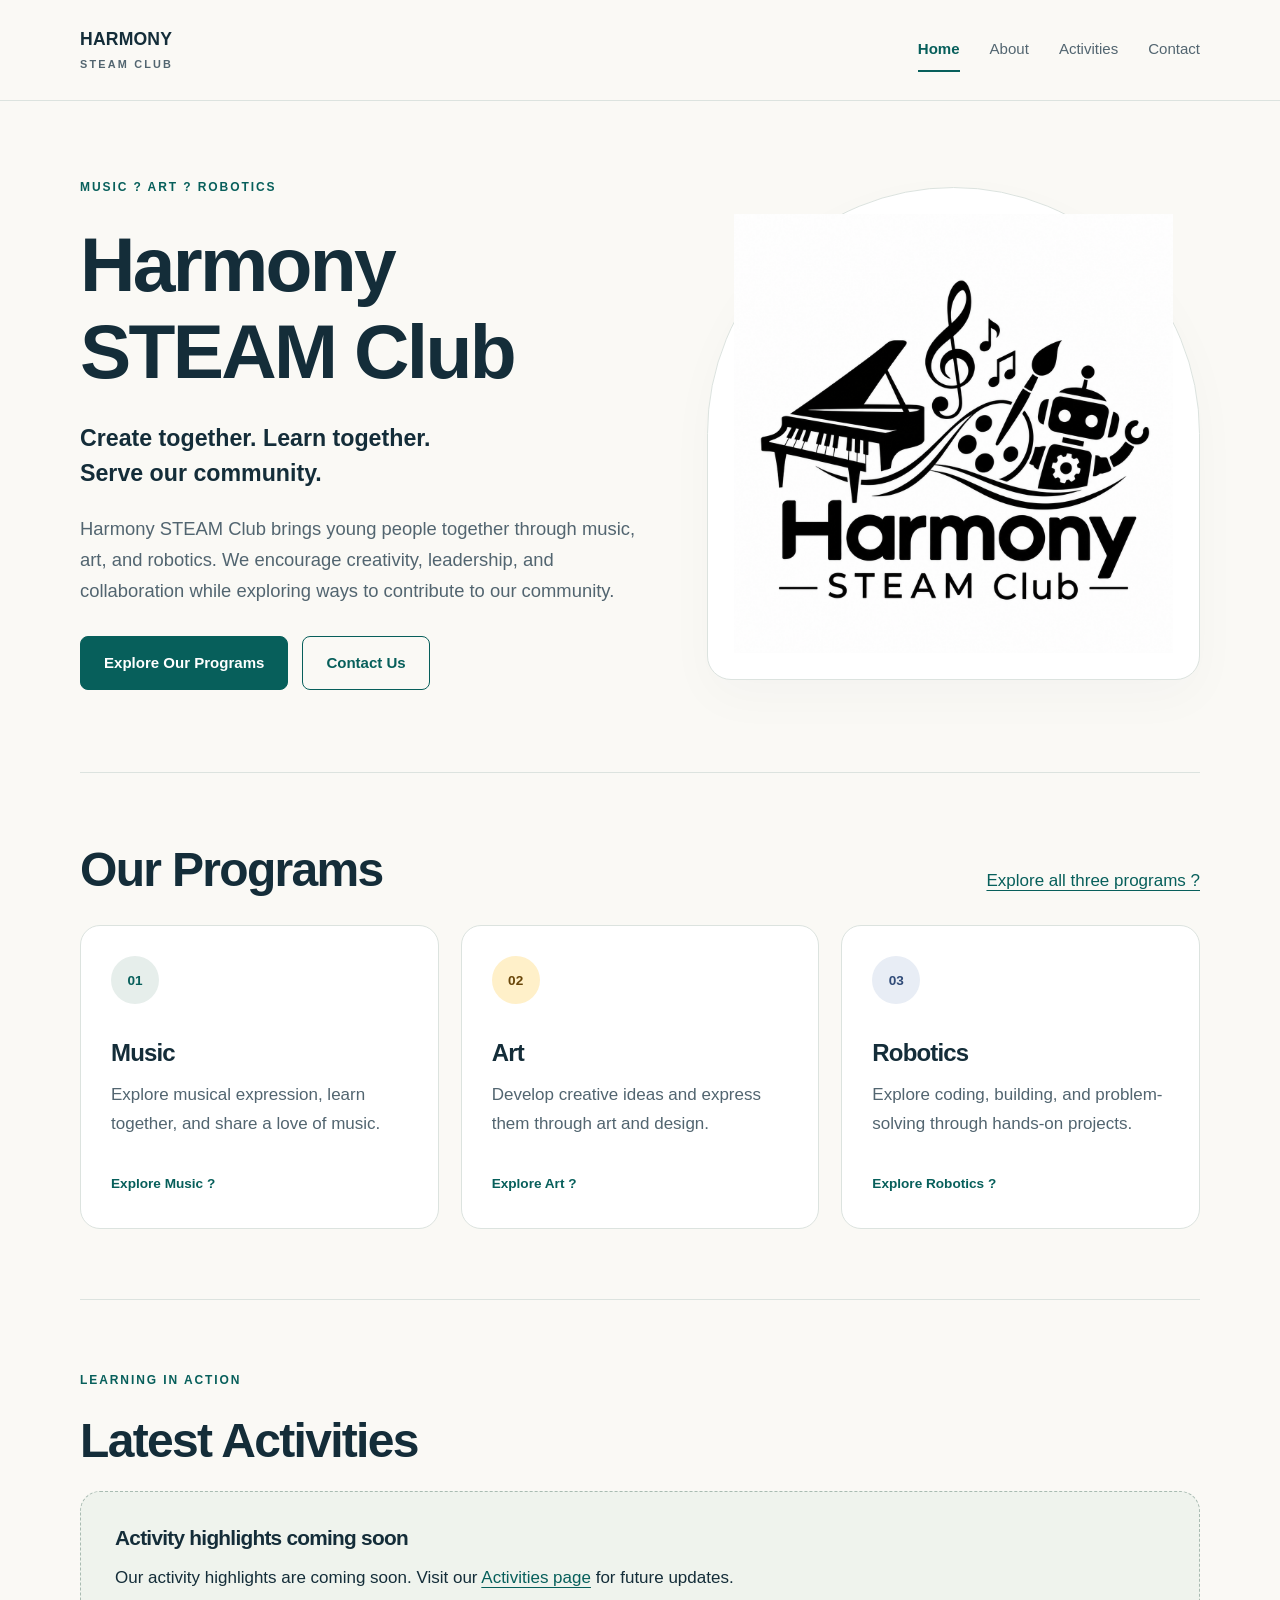
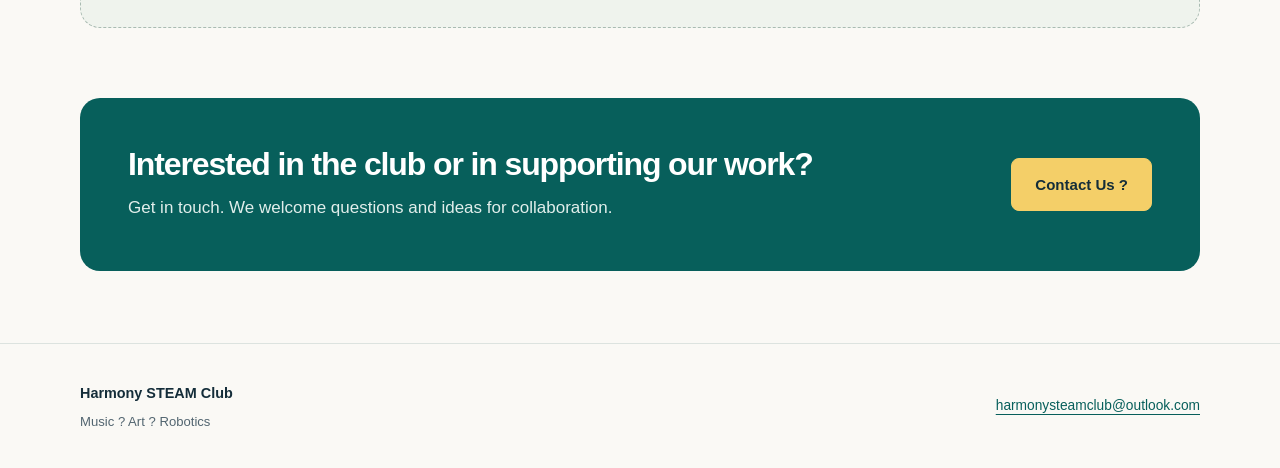
<file: docs/index.html>
<!doctype html>
<html lang="en">
<head><meta charset="utf-8"><meta name="viewport" content="width=device-width, initial-scale=1"><title>Harmony STEAM Club</title><meta name="description" content="Music, art, and robotics. A youth club encouraging creativity, leadership, collaboration, and community service."><meta name="theme-color" content="#075f5b"><meta property="og:title" content="Harmony STEAM Club"><meta property="og:description" content="Music, art, and robotics. A youth club encouraging creativity, leadership, collaboration, and community service."><meta property="og:type" content="website"><link rel="icon" type="image/png" href="assets/harmony-logo.png"><link rel="stylesheet" href="assets/styles.css"></head>
<body><a class="skip" href="#main">Skip to content</a>
<header class="site-header">
<div class="container header-inner"><a class="brand" href="index.html">HARMONY<small>STEAM CLUB</small></a>
<nav aria-label="Main navigation"><a href="index.html" aria-current="page">Home</a><a href="about/index.html">About</a><a href="activities/index.html">Activities</a><a href="contact/index.html">Contact</a></nav></div></header>
<main id="main">
<div class="container">
<section class="hero" aria-labelledby="welcome">
<div>
<p class="eyebrow">Music ? Art ? Robotics</p>
<h1 id="welcome">Harmony<br>STEAM Club</h1>
<p class="tagline">Create together. Learn together.<br>Serve our community.</p>
<p class="lede">Harmony STEAM Club brings young people together through music, art, and robotics. We encourage creativity, leadership, and collaboration while exploring ways to contribute to our community.</p>
<div class="actions"><a class="button" href="activities/index.html">Explore Our Programs</a><a class="button secondary" href="contact/index.html">Contact Us</a></div></div>
<div class="logo-panel"><img src="assets/harmony-logo.png" width="1254" height="1254" alt="Harmony STEAM Club logo featuring music, art, and robotics"></div></section>
<section class="section" aria-labelledby="programs">
<div class="section-heading">
<h2 id="programs">Our Programs</h2><a href="activities/index.html">Explore all three programs ?</a></div>
<div class="cards"><a class="program-card" href="activities/index.html#music"><span class="number" aria-hidden="true">01</span>
<h3>Music</h3>
<p>Explore musical expression, learn together, and share a love of music.</p><span class="card-link">Explore Music <span aria-hidden="true">?</span></span></a><a class="program-card" href="activities/index.html#art"><span class="number" aria-hidden="true">02</span>
<h3>Art</h3>
<p>Develop creative ideas and express them through art and design.</p><span class="card-link">Explore Art <span aria-hidden="true">?</span></span></a><a class="program-card" href="activities/index.html#robotics"><span class="number" aria-hidden="true">03</span>
<h3>Robotics</h3>
<p>Explore coding, building, and problem-solving through hands-on projects.</p><span class="card-link">Explore Robotics <span aria-hidden="true">?</span></span></a></div></section>
<section class="section" aria-labelledby="latest">
<p class="eyebrow">Learning in action</p>
<h2 id="latest">Latest Activities</h2>
<div class="notice">
<h3>Activity highlights coming soon</h3>
<p>Our activity highlights are coming soon. Visit our <a href="activities/index.html">Activities page</a> for future updates.</p></div></section></div>
<section class="container">
<div class="cta">
<div>
<h2>Interested in the club or in supporting our work?</h2>
<p>Get in touch. We welcome questions and ideas for collaboration.</p></div><a class="button" href="contact/index.html">Contact Us <span aria-hidden="true">&nbsp;?</span></a></div></section></main>
<footer class="footer">
<div class="container footer-inner">
<div><strong>Harmony STEAM Club</strong>
<p>Music ? Art ? Robotics</p></div><a href="mailto:harmonysteamclub@outlook.com">harmonysteamclub@outlook.com</a></div></footer></body></html>
</file>
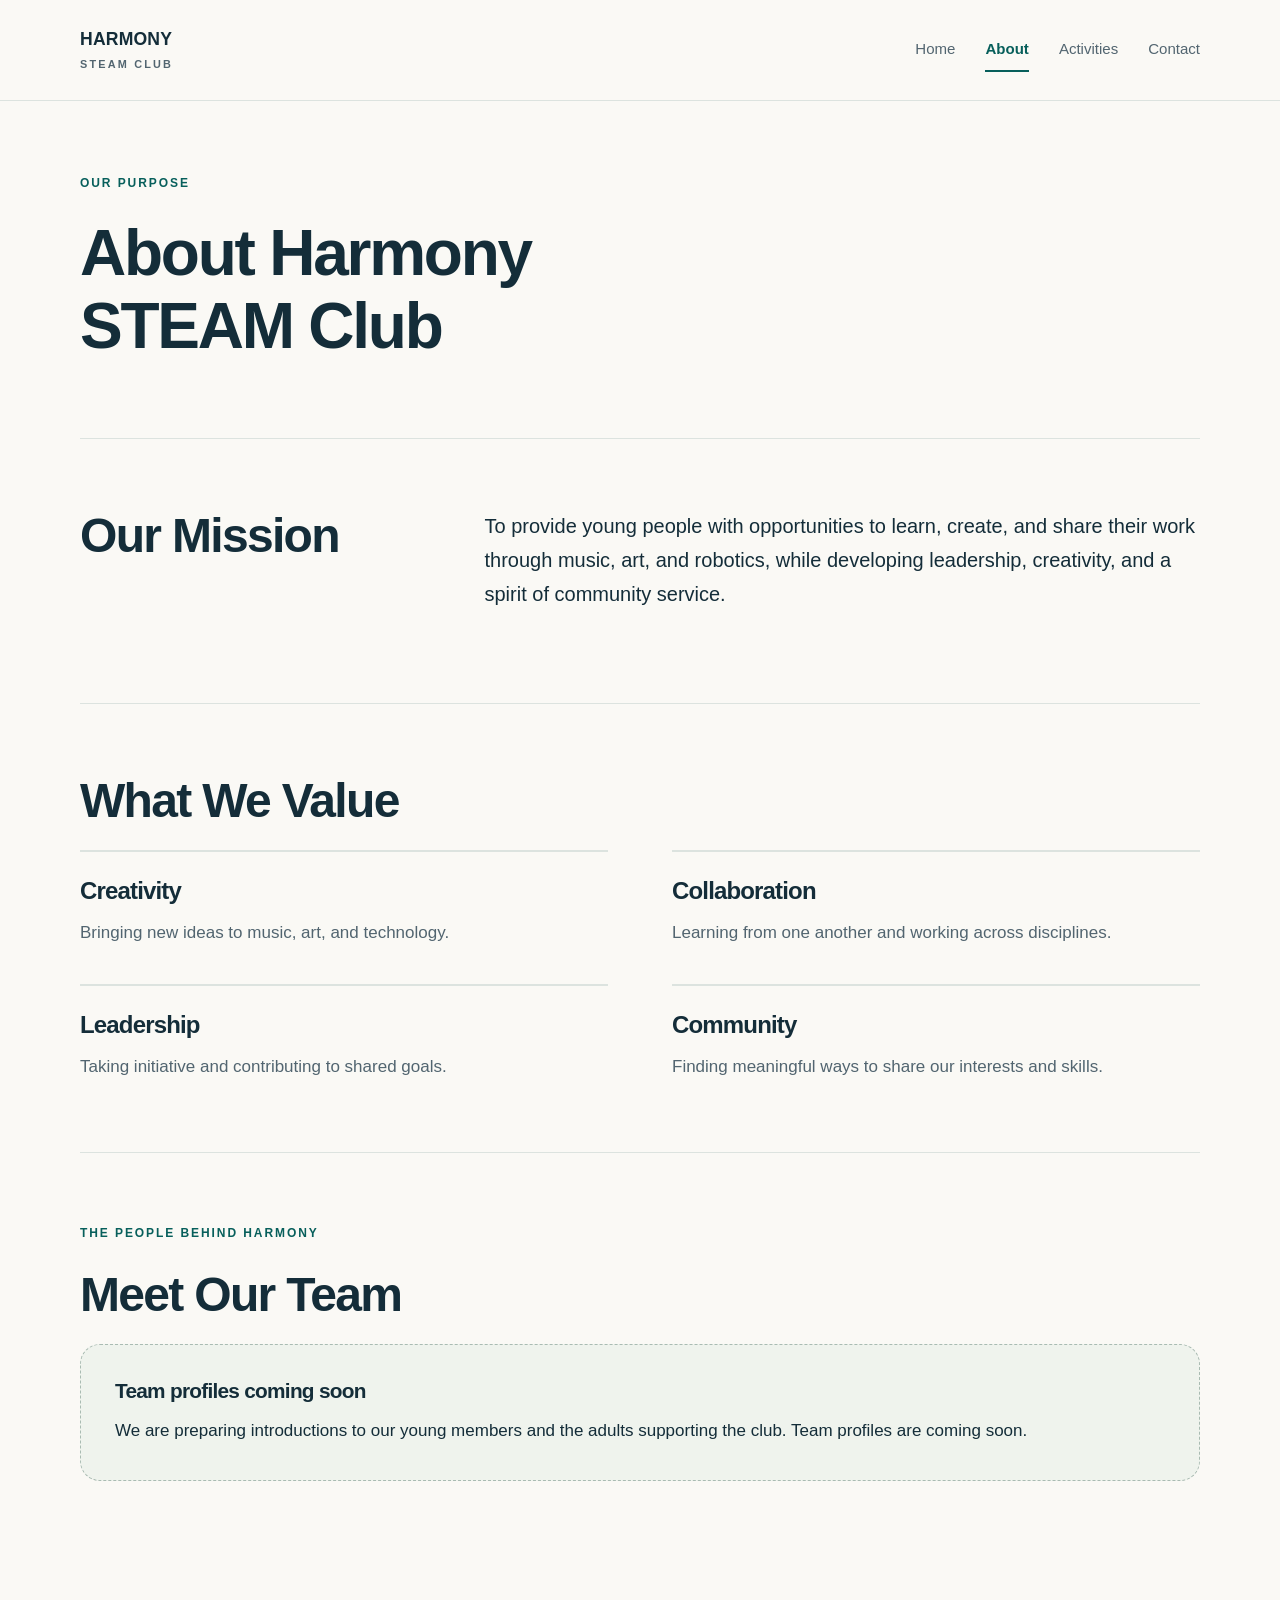
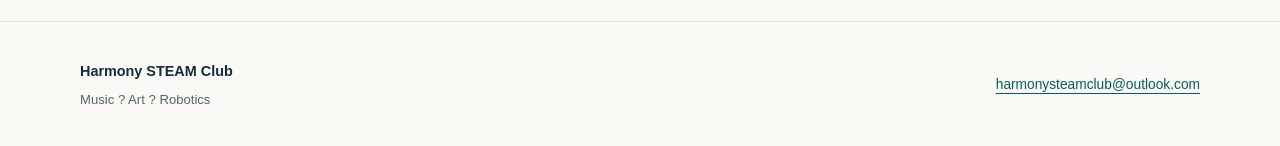
<file: docs/about/index.html>
<!doctype html>
<html lang="en">
<head><meta charset="utf-8"><meta name="viewport" content="width=device-width, initial-scale=1"><title>About Harmony STEAM Club</title><meta name="description" content="Our mission, values, and the people supporting Harmony STEAM Club."><meta name="theme-color" content="#075f5b"><meta property="og:title" content="About Harmony STEAM Club"><meta property="og:description" content="Our mission, values, and the people supporting Harmony STEAM Club."><meta property="og:type" content="website"><link rel="icon" type="image/png" href="../assets/harmony-logo.png"><link rel="stylesheet" href="../assets/styles.css"></head>
<body><a class="skip" href="#main">Skip to content</a>
<header class="site-header">
<div class="container header-inner"><a class="brand" href="../index.html">HARMONY<small>STEAM CLUB</small></a>
<nav aria-label="Main navigation"><a href="../index.html">Home</a><a href="../about/index.html" aria-current="page">About</a><a href="../activities/index.html">Activities</a><a href="../contact/index.html">Contact</a></nav></div></header>
<main id="main">
<div class="container">
<section class="page-intro">
<p class="eyebrow">Our purpose</p>
<h1>About Harmony<br>STEAM Club</h1></section>
<section class="section mission" aria-labelledby="mission">
<h2 id="mission">Our Mission</h2>
<p>To provide young people with opportunities to learn, create, and share their work through music, art, and robotics, while developing leadership, creativity, and a spirit of community service.</p></section>
<section class="section" aria-labelledby="values">
<h2 id="values">What We Value</h2>
<div class="values">
<article class="value">
<h3>Creativity</h3>
<p>Bringing new ideas to music, art, and technology.</p></article>
<article class="value">
<h3>Collaboration</h3>
<p>Learning from one another and working across disciplines.</p></article>
<article class="value">
<h3>Leadership</h3>
<p>Taking initiative and contributing to shared goals.</p></article>
<article class="value">
<h3>Community</h3>
<p>Finding meaningful ways to share our interests and skills.</p></article></div></section>
<section class="section bottom-space" aria-labelledby="team">
<p class="eyebrow">The people behind Harmony</p>
<h2 id="team">Meet Our Team</h2>
<div class="notice">
<h3>Team profiles coming soon</h3>
<p>We are preparing introductions to our young members and the adults supporting the club. Team profiles are coming soon.</p></div></section></div></main>
<footer class="footer">
<div class="container footer-inner">
<div><strong>Harmony STEAM Club</strong>
<p>Music ? Art ? Robotics</p></div><a href="mailto:harmonysteamclub@outlook.com">harmonysteamclub@outlook.com</a></div></footer></body></html>
</file>
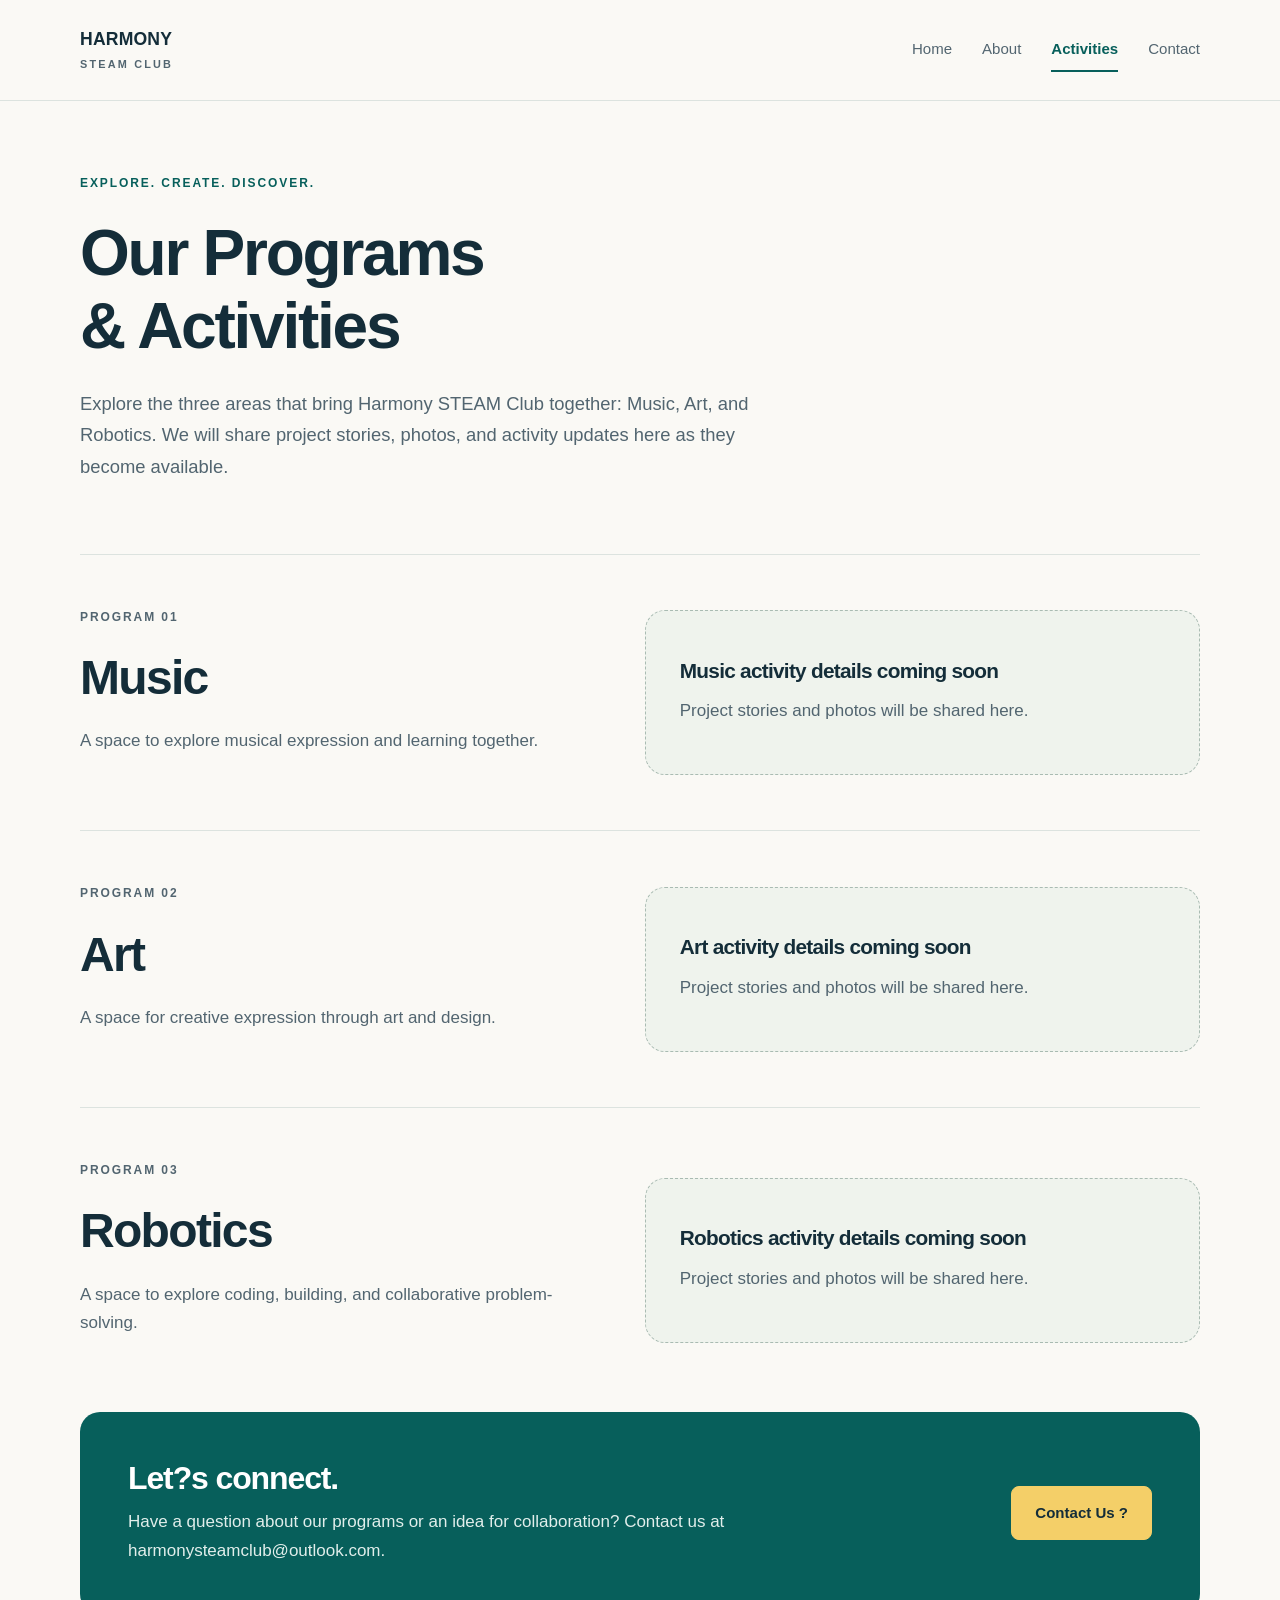
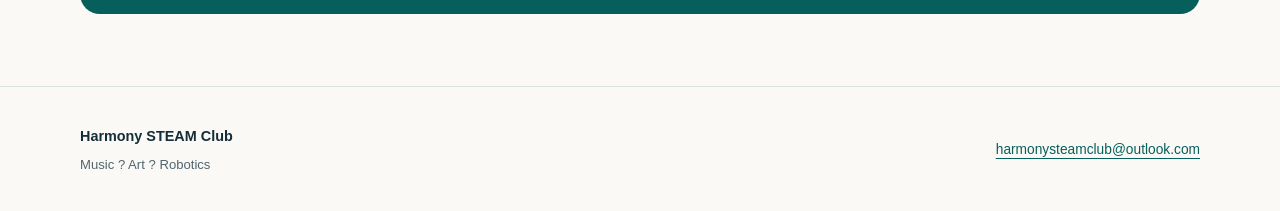
<file: docs/activities/index.html>
<!doctype html>
<html lang="en">
<head><meta charset="utf-8"><meta name="viewport" content="width=device-width, initial-scale=1"><title>Our Programs &amp; Activities | Harmony STEAM Club</title><meta name="description" content="Explore Music, Art, and Robotics at Harmony STEAM Club."><meta name="theme-color" content="#075f5b"><meta property="og:title" content="Our Programs &amp; Activities"><meta property="og:description" content="Explore Music, Art, and Robotics at Harmony STEAM Club."><meta property="og:type" content="website"><link rel="icon" type="image/png" href="../assets/harmony-logo.png"><link rel="stylesheet" href="../assets/styles.css"></head>
<body><a class="skip" href="#main">Skip to content</a>
<header class="site-header">
<div class="container header-inner"><a class="brand" href="../index.html">HARMONY<small>STEAM CLUB</small></a>
<nav aria-label="Main navigation"><a href="../index.html">Home</a><a href="../about/index.html">About</a><a href="../activities/index.html" aria-current="page">Activities</a><a href="../contact/index.html">Contact</a></nav></div></header>
<main id="main">
<div class="container">
<section class="page-intro">
<p class="eyebrow">Explore. Create. Discover.</p>
<h1>Our Programs<br>&amp; Activities</h1>
<p class="lede">Explore the three areas that bring Harmony STEAM Club together: Music, Art, and Robotics. We will share project stories, photos, and activity updates here as they become available.</p></section>
<section class="program-section" id="music" aria-labelledby="music-title">
<div>
<p class="eyebrow">Program 01</p>
<h2 id="music-title">Music</h2>
<p>A space to explore musical expression and learning together.</p></div>
<div class="notice">
<h3>Music activity details coming soon</h3>
<p>Project stories and photos will be shared here.</p></div></section>
<section class="program-section" id="art" aria-labelledby="art-title">
<div>
<p class="eyebrow">Program 02</p>
<h2 id="art-title">Art</h2>
<p>A space for creative expression through art and design.</p></div>
<div class="notice">
<h3>Art activity details coming soon</h3>
<p>Project stories and photos will be shared here.</p></div></section>
<section class="program-section" id="robotics" aria-labelledby="robotics-title">
<div>
<p class="eyebrow">Program 03</p>
<h2 id="robotics-title">Robotics</h2>
<p>A space to explore coding, building, and collaborative problem-solving.</p></div>
<div class="notice">
<h3>Robotics activity details coming soon</h3>
<p>Project stories and photos will be shared here.</p></div></section></div>
<section class="container">
<div class="cta">
<div>
<h2>Let?s connect.</h2>
<p>Have a question about our programs or an idea for collaboration? Contact us at harmonysteamclub@outlook.com.</p></div><a class="button" href="../contact/index.html">Contact Us <span aria-hidden="true">&nbsp;?</span></a></div></section></main>
<footer class="footer">
<div class="container footer-inner">
<div><strong>Harmony STEAM Club</strong>
<p>Music ? Art ? Robotics</p></div><a href="mailto:harmonysteamclub@outlook.com">harmonysteamclub@outlook.com</a></div></footer></body></html>
</file>
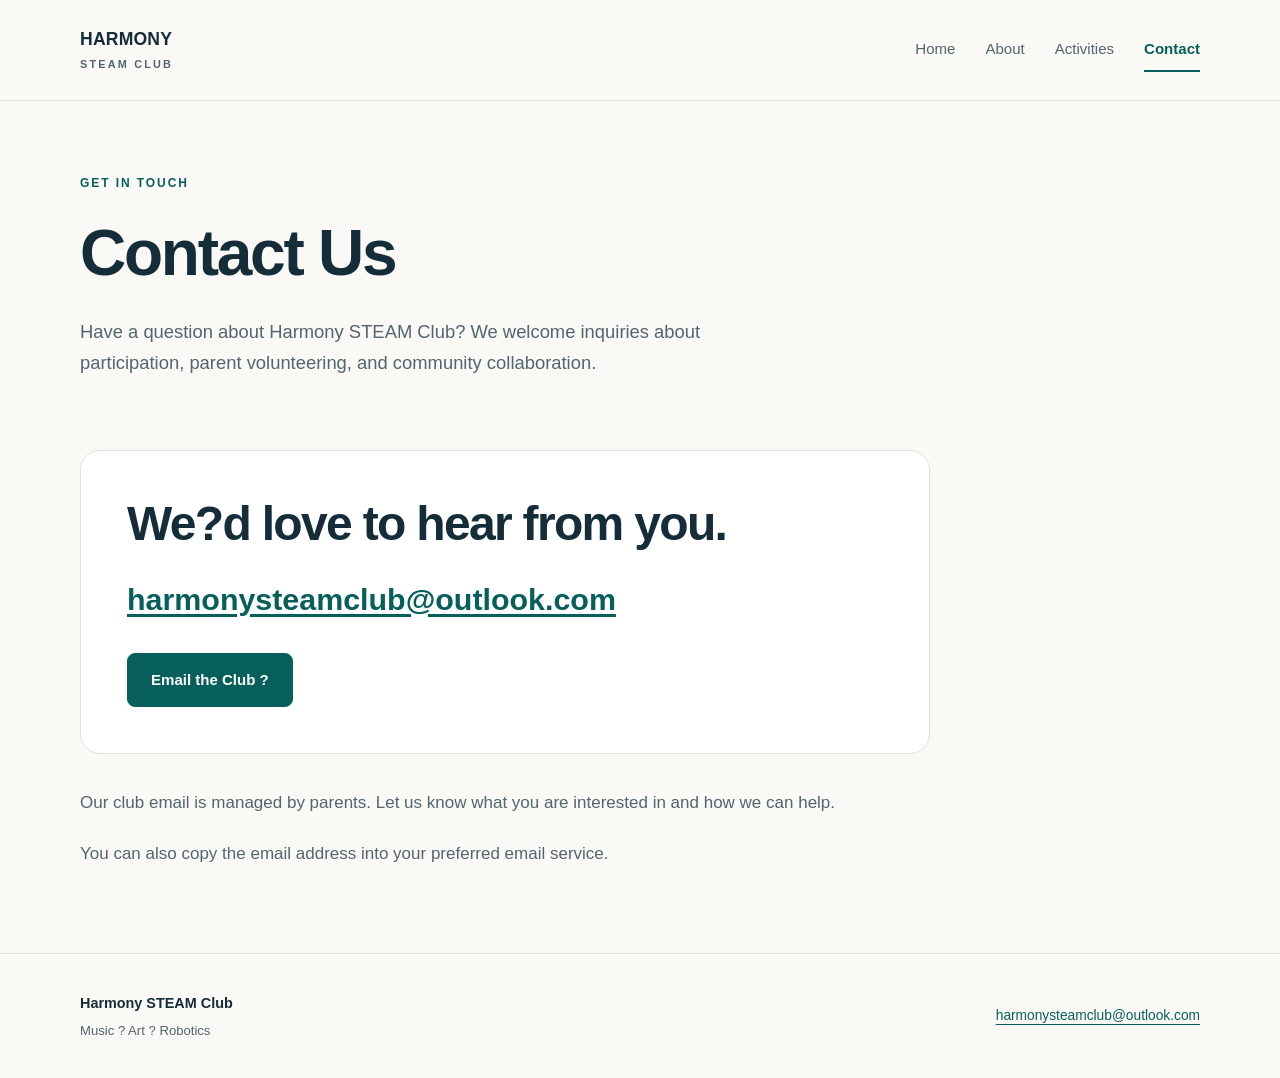
<file: docs/contact/index.html>
<!doctype html>
<html lang="en">
<head><meta charset="utf-8"><meta name="viewport" content="width=device-width, initial-scale=1"><title>Contact Us | Harmony STEAM Club</title><meta name="description" content="Contact Harmony STEAM Club for participation, parent volunteering, and community collaboration."><meta name="theme-color" content="#075f5b"><meta property="og:title" content="Contact Us"><meta property="og:description" content="Contact Harmony STEAM Club for participation, parent volunteering, and community collaboration."><meta property="og:type" content="website"><link rel="icon" type="image/png" href="../assets/harmony-logo.png"><link rel="stylesheet" href="../assets/styles.css"></head>
<body><a class="skip" href="#main">Skip to content</a>
<header class="site-header">
<div class="container header-inner"><a class="brand" href="../index.html">HARMONY<small>STEAM CLUB</small></a>
<nav aria-label="Main navigation"><a href="../index.html">Home</a><a href="../about/index.html">About</a><a href="../activities/index.html">Activities</a><a href="../contact/index.html" aria-current="page">Contact</a></nav></div></header>
<main id="main">
<div class="container">
<section class="page-intro">
<p class="eyebrow">Get in touch</p>
<h1>Contact Us</h1>
<p class="lede">Have a question about Harmony STEAM Club? We welcome inquiries about participation, parent volunteering, and community collaboration.</p></section>
<section class="contact-panel" aria-labelledby="email-title">
<h2 id="email-title">We?d love to hear from you.</h2><a class="email" href="mailto:harmonysteamclub@outlook.com">harmonysteamclub@outlook.com</a><a class="button" href="mailto:harmonysteamclub@outlook.com">Email the Club <span aria-hidden="true">&nbsp;?</span></a></section>
<div class="contact-note">
<p>Our club email is managed by parents. Let us know what you are interested in and how we can help.</p>
<p>You can also copy the email address into your preferred email service.</p></div></div></main>
<footer class="footer">
<div class="container footer-inner">
<div><strong>Harmony STEAM Club</strong>
<p>Music ? Art ? Robotics</p></div><a href="mailto:harmonysteamclub@outlook.com">harmonysteamclub@outlook.com</a></div></footer></body></html>
</file>
<file: docs/assets/styles.css>
@charset "UTF-8";
:root{--ink:#142d39;--muted:#526570;--teal:#075f5b;--paper:#faf9f5;--line:#dce3df;--yellow:#f4cf68;--white:#fff;--radius:20px}
*{box-sizing:border-box}html{scroll-behavior:smooth;scroll-padding-top:24px}body{margin:0;background:var(--paper);color:var(--ink);font-family:Segoe UI,Arial,sans-serif;font-size:17px;line-height:1.7}a{color:var(--teal);text-underline-offset:4px}a:hover{text-decoration-thickness:2px}a:focus-visible{outline:3px solid #8a5700;outline-offset:5px}img{max-width:100%;height:auto}h1,h2,h3,p{margin-top:0}h1,h2,h3{line-height:1.13;letter-spacing:-.035em}h1{font-size:clamp(2.7rem,6vw,4.9rem);font-weight:750;margin-bottom:26px}h2{font-size:clamp(2rem,4vw,3rem);margin-bottom:22px}h3{font-size:1.5rem;margin-bottom:15px}p{margin-bottom:22px}.container{width:min(1120px,calc(100% - 64px));margin:auto}.skip{position:absolute;top:-100px;left:20px;background:white;padding:12px;z-index:5}.skip:focus{top:12px}.site-header{border-bottom:1px solid var(--line);background:var(--paper)}.header-inner{min-height:100px;display:flex;align-items:center;justify-content:space-between;gap:28px}.brand{text-decoration:none;color:var(--ink);font-size:1.1rem;font-weight:750;line-height:1.2;letter-spacing:.01em}.brand small{display:block;font-size:.68rem;letter-spacing:.2em;font-weight:600;margin-top:8px;color:var(--muted)}nav{display:flex;gap:30px;flex-wrap:wrap}nav a{font-size:.94rem;text-decoration:none;color:var(--muted);padding:8px 0}nav a[aria-current=page]{color:var(--teal);font-weight:700;border-bottom:2px solid var(--teal)}.hero{display:grid;grid-template-columns:1.15fr 1fr;gap:60px;align-items:center;padding:76px 0 82px}.eyebrow{font-size:.75rem;letter-spacing:.16em;text-transform:uppercase;font-weight:750;color:var(--teal);margin-bottom:24px}.hero .tagline{font-size:1.45rem;line-height:1.5;font-weight:600;max-width:440px}.lede{font-size:1.15rem;color:var(--muted);max-width:680px}.logo-panel{background:#fff;border:1px solid var(--line);border-radius:50% 50% 24px 24px;padding:26px;box-shadow:0 18px 50px #142d3907}.logo-panel img{display:block;width:100%}.actions{display:flex;gap:14px;flex-wrap:wrap;margin-top:30px}.button{display:inline-flex;align-items:center;justify-content:center;background:var(--teal);color:white;border:1px solid var(--teal);padding:13px 23px;min-height:48px;border-radius:8px;text-decoration:none;font-size:.94rem;font-weight:650}.button:hover{background:#084946}.button.secondary{background:transparent;color:var(--teal)}.button.secondary:hover{background:#e6eeeb}.section{padding:70px 0;border-top:1px solid var(--line)}.section-heading{display:flex;justify-content:space-between;align-items:baseline;gap:24px;margin-bottom:28px}.section-heading h2{margin-bottom:0}.cards{display:grid;grid-template-columns:repeat(3,1fr);gap:22px}.program-card{display:block;position:relative;border:1px solid var(--line);border-radius:var(--radius);background:white;padding:30px;text-decoration:none;color:var(--ink);transition:transform .15s,border-color .15s}.program-card:hover{transform:translateY(-3px);border-color:var(--teal)}.program-card p{color:var(--muted);margin-bottom:30px}.program-card .number{display:inline-flex;width:48px;height:48px;align-items:center;justify-content:center;background:#e6eeeb;border-radius:50%;font-size:.85rem;font-weight:750;color:var(--teal);margin-bottom:35px}.program-card:nth-child(2) .number{background:#fff0c9;color:#694609}.program-card:nth-child(3) .number{background:#e8edf5;color:#304b78}.card-link{font-size:.85rem;font-weight:700;color:var(--teal)}.notice{border:1px dashed #a9bbb2;border-radius:var(--radius);padding:34px;background:#eff3ed}.notice p:last-child{margin-bottom:0}.notice h3{font-size:1.3rem}.cta{padding:48px;border-radius:var(--radius);background:var(--teal);color:white;display:flex;align-items:center;justify-content:space-between;gap:32px;margin-bottom:72px}.cta h2{font-size:2rem;margin-bottom:12px}.cta p{margin:0;max-width:620px;color:#e1eeeb}.cta .button{background:var(--yellow);border-color:var(--yellow);color:var(--ink);flex-shrink:0}.page-intro{padding:72px 0 50px;max-width:800px}.page-intro h1{font-size:clamp(2.5rem,5vw,4rem)}.mission{display:grid;grid-template-columns:.65fr 1.35fr;gap:60px}.mission p{font-size:1.25rem}.values{display:grid;grid-template-columns:1fr 1fr;gap:36px 64px}.value{border-top:2px solid var(--line);padding-top:25px}.value p{color:var(--muted);margin-bottom:0}.program-section{display:grid;grid-template-columns:1fr 1.1fr;gap:60px;align-items:center;padding:52px 0;border-top:1px solid var(--line)}.program-section p{color:var(--muted)}.program-section .notice{min-height:165px;display:flex;flex-direction:column;justify-content:center}.contact-panel{background:white;border:1px solid var(--line);border-radius:var(--radius);padding:46px;margin-bottom:35px;max-width:850px}.email{display:block;font-size:clamp(1rem,3vw,1.9rem);font-weight:650;overflow-wrap:anywhere;margin:15px 0 28px}.contact-note{max-width:760px;color:var(--muted);margin-bottom:84px}.footer{border-top:1px solid var(--line);padding:35px 0}.footer-inner{display:flex;justify-content:space-between;align-items:center;gap:22px;flex-wrap:wrap}.footer strong{font-size:.9rem}.footer p{margin:3px 0 0;font-size:.82rem;color:var(--muted)}.footer a{font-size:.86rem;overflow-wrap:anywhere}.bottom-space{margin-bottom:70px}
@media(max-width:800px){.container{width:min(100% - 40px,650px)}.header-inner{padding:22px 0;align-items:flex-start;flex-direction:column;gap:16px}nav{gap:25px}.hero{grid-template-columns:1fr;gap:40px;padding:48px 0}.logo-panel{max-width:410px;width:100%;margin:auto;padding:20px}.cards{grid-template-columns:1fr}.program-card .number{margin-bottom:20px}.program-card p{margin-bottom:20px}.section{padding:48px 0}.section-heading{align-items:flex-start;flex-direction:column;gap:15px}.cta{padding:30px;flex-direction:column;align-items:flex-start;margin-bottom:48px}.mission,.program-section{grid-template-columns:1fr;gap:22px}.values{gap:30px}.page-intro{padding:48px 0 30px}.contact-panel{padding:28px}.footer-inner{align-items:flex-start;flex-direction:column}.hero .tagline{font-size:1.3rem}}
@media(max-width:440px){.values{grid-template-columns:1fr}nav{gap:20px}.container{width:calc(100% - 36px)}.actions .button{width:100%}h1{font-size:2.7rem}.contact-panel{padding:22px}}
@media(prefers-reduced-motion:reduce){html{scroll-behavior:auto}.program-card{transition:none}.program-card:hover{transform:none}}
</file>
